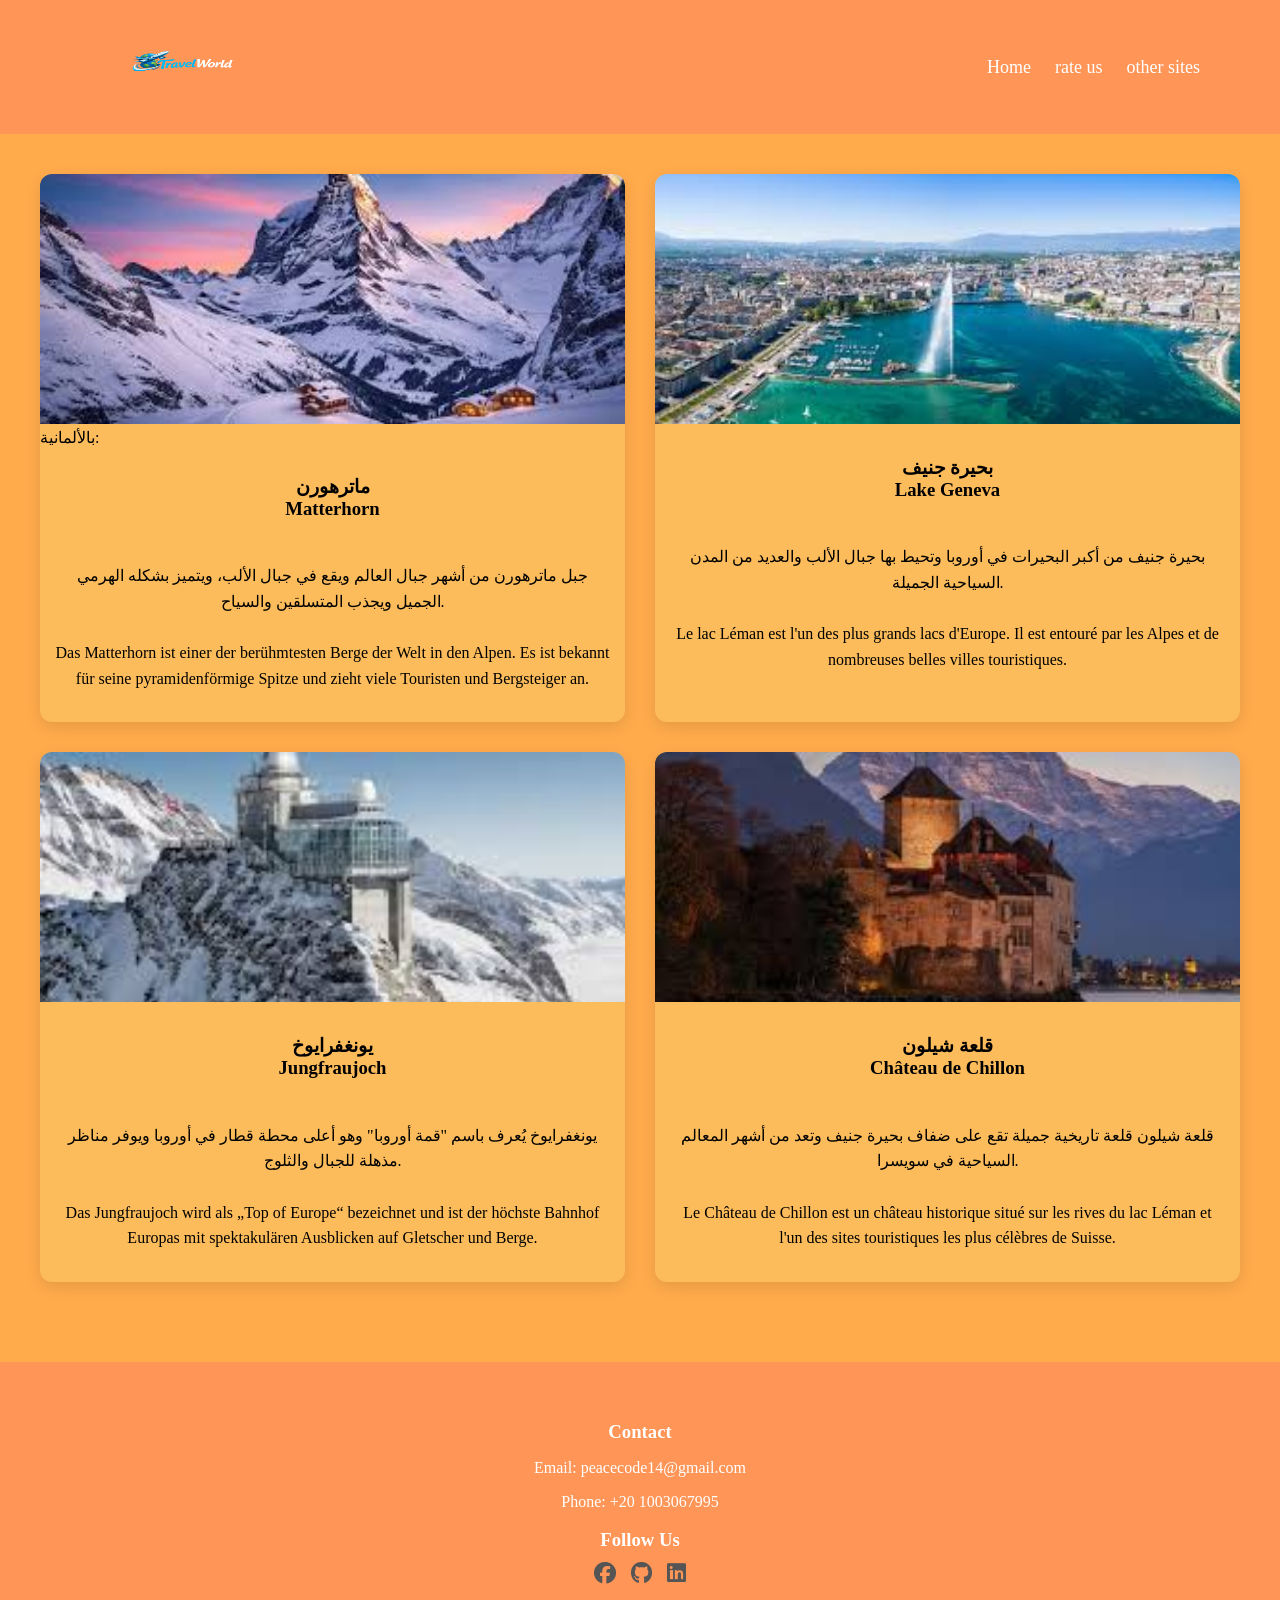
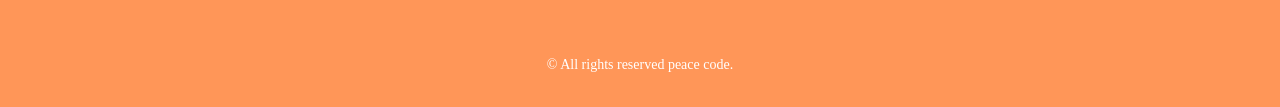
<file: index.html>
<!DOCTYPE html>
<html lang="ar">

<head>

<meta charset="UTF-8">
<meta name="viewport" content="width=device-width, initial-scale=1.0">

<title>Country Tourism</title>

<link rel="stylesheet" href="style1.css">
<link rel="stylesheet" href="https://cdnjs.cloudflare.com/ajax/libs/font-awesome/6.5.0/css/all.min.css">
</head>





<body>

  <nav class="navbar">
<div class="logo">
<img class="star" src="flight.png" alt="TravelWorld Logo">
</div>

<ul class="menu">
<div class="nav-links">

<a href="https://peacecode14-alt.github.io/travel-world/" class="back">Home</a>
<a href="https://peacecode14-alt.github.io/japan/rate-us.html" class="active">rate us</a>
<a href="https://peacecode14-alt.github.io/japan/other-sites.html" class="active">other sites</a>
</ul>
</div>

</nav>


<section class="places">

<div class="place">

<img src="sw11.jpg">


بالألمانية:

<h3>
ماترهورن
<br>
Matterhorn

</h3>

<p>

جبل ماترهورن من أشهر جبال العالم ويقع في جبال الألب، ويتميز بشكله الهرمي الجميل ويجذب المتسلقين والسياح.

<br><br>
Das Matterhorn ist einer der berühmtesten Berge der Welt in den Alpen. Es ist bekannt für seine pyramidenförmige Spitze und zieht viele Touristen und Bergsteiger an.



</p>

</div>


<div class="place">

<img src="sw2.jpg">



<h3>
بحيرة جنيف
<br>
Lake Geneva
</h3>

<p>
بحيرة جنيف من أكبر البحيرات في أوروبا وتحيط بها جبال الألب والعديد من المدن السياحية الجميلة.
<br><br>
Le lac Léman est l'un des plus grands lacs d'Europe. Il est entouré par les Alpes et de nombreuses belles villes touristiques.
</p>

</div>


<div class="place">

<img src="sw3.jpg">







<h3>
يونغفرايوخ
<br>
Jungfraujoch
</h3>

<p>
يونغفرايوخ يُعرف باسم "قمة أوروبا" وهو أعلى محطة قطار في أوروبا ويوفر مناظر مذهلة للجبال والثلوج.
<br><br>
Das Jungfraujoch wird als „Top of Europe“ bezeichnet und ist der höchste Bahnhof Europas mit spektakulären Ausblicken auf Gletscher und Berge.

</p>

</div>


<div class="place">

<img src="sw4.jpg">



<h3>
قلعة شيلون  
<br>
Château de Chillon
</h3>

<p>قلعة شيلون قلعة تاريخية جميلة تقع على ضفاف بحيرة جنيف وتعد من أشهر المعالم السياحية في سويسرا.

<br><br>
Le Château de Chillon est un château historique situé sur les rives du lac Léman et l'un des sites touristiques les plus célèbres de Suisse.

</p>

</div>

</section>
 <footer class="site-footer">







<div class="footer-content">

<div class="footer-section social">
<div class="footer-section">

<h3>Contact</h3>
<p>Email: peacecode14@gmail.com</p>
<p>Phone: +20 1003067995</p>

</div>
<h3>Follow Us</h3>
<div class="social-links">
         <a href="https://web.facebook.com/profile.php?id=61561774513017&locale=ar_AR" target="_blank">
          <i class="fa-brands fa-facebook"></i>
        </a>

        <a href="https://github.com/peacecode14-alt" target="_blank">
          <i class="fa-brands fa-github"></i>
        </a>
        <a
          href="https://www.linkedin.com/in/ahmed-emad-367192395/"
          target="_blank"
        >
          <i class="fa-brands fa-linkedin"></i>
        </a>
      </div>
</div>

</div>







<div class="footer-bottom">
<p>© All rights reserved peace code.</p>
</div>

</footer>
</body>
</html>
</file>
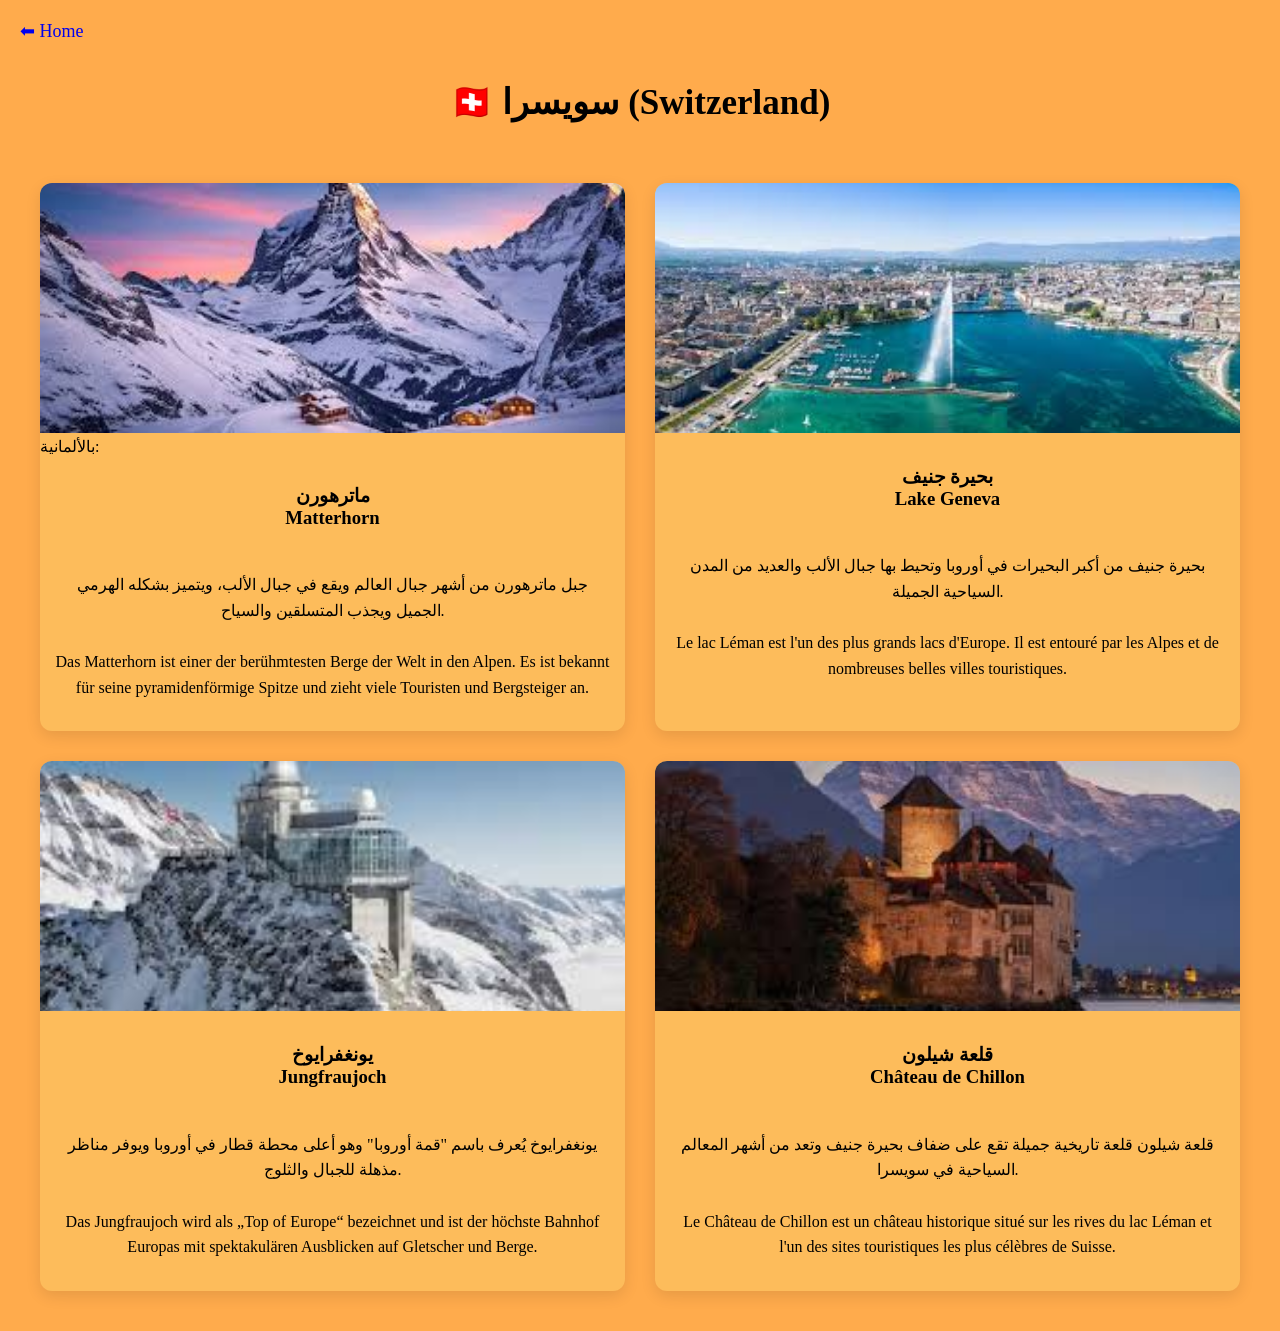
<file: switzerland.html>
<!DOCTYPE html>
<html lang="ar">

<head>

<meta charset="UTF-8">
<meta name="viewport" content="width=device-width, initial-scale=1.0">

<title>Country Tourism</title>

<link rel="stylesheet" href="style1.css">

</head>





<body>

<header>

<a href="https://peacecode14-alt.github.io/travel-world/" class="back">⬅ Home</a>

<h1 class="country-title">🇨🇭 سويسرا (Switzerland)</h1>

</header>


<section class="places">

<div class="place">

<img src="sw11.jpg">


بالألمانية:

<h3>
ماترهورن
<br>
Matterhorn

</h3>

<p>

جبل ماترهورن من أشهر جبال العالم ويقع في جبال الألب، ويتميز بشكله الهرمي الجميل ويجذب المتسلقين والسياح.

<br><br>
Das Matterhorn ist einer der berühmtesten Berge der Welt in den Alpen. Es ist bekannt für seine pyramidenförmige Spitze und zieht viele Touristen und Bergsteiger an.



</p>

</div>


<div class="place">

<img src="sw2.jpg">



<h3>
بحيرة جنيف
<br>
Lake Geneva
</h3>

<p>
بحيرة جنيف من أكبر البحيرات في أوروبا وتحيط بها جبال الألب والعديد من المدن السياحية الجميلة.
<br><br>
Le lac Léman est l'un des plus grands lacs d'Europe. Il est entouré par les Alpes et de nombreuses belles villes touristiques.
</p>

</div>


<div class="place">

<img src="sw3.jpg">







<h3>
يونغفرايوخ
<br>
Jungfraujoch
</h3>

<p>
يونغفرايوخ يُعرف باسم "قمة أوروبا" وهو أعلى محطة قطار في أوروبا ويوفر مناظر مذهلة للجبال والثلوج.
<br><br>
Das Jungfraujoch wird als „Top of Europe“ bezeichnet und ist der höchste Bahnhof Europas mit spektakulären Ausblicken auf Gletscher und Berge.

</p>

</div>


<div class="place">

<img src="sw4.jpg">



<h3>
قلعة شيلون  
<br>
Château de Chillon
</h3>

<p>قلعة شيلون قلعة تاريخية جميلة تقع على ضفاف بحيرة جنيف وتعد من أشهر المعالم السياحية في سويسرا.

<br><br>
Le Château de Chillon est un château historique situé sur les rives du lac Léman et l'un des sites touristiques les plus célèbres de Suisse.

</p>

</div>

</section>

</body>
</html>
</file>
<file: style1.css>
body {
    background: #ffab4c;
    margin: 0;
    padding: 0;
}

.navbar {
    padding: 60px;
    display: flex;
    justify-content: space-between;
    align-items: center;
    padding: 20px 60px;
    background: #ff9658;
    color: white;
    margin-top: 0px;
    z-index: 1000;
    max-height: 150px;
    margin-left: auto;
}

nav a {
    margin-right: 20px;
    text-decoration: none;
    color: white;
    font-size: 18px;
    transition: .3s;

}

nav a:hover {
    color: #38bdf8;
}

.logo img {
    height: 90px;
    width: 200px;
    margin-left: 30px;
    border: none;
    border-radius: 50px;
}


.starlogo img {
    width: 45px;
    margin-left: auto;
    height: 90px;
    height: 110px;
    border: none;
    border-radius: 50px;
    margin-right: 100px;

}







.country-title {

    text-align: center;
    margin: 20px;
    font-size: 35px;

}

.back {

    text-decoration: none;
    margin: 20px;
    display: inline-block;
    font-size: 18px;

}

.places {

    display: grid;
    grid-template-columns: repeat(2, 1fr);
    gap: 30px;
    padding: 40px;

}

.place {

    background: rgb(253, 188, 91);
    border-radius: 12px;
    overflow: hidden;
    box-shadow: 0 5px 15px rgba(0, 0, 0, 0.1);
    transition: .4s;

}

.place img {

    width: 100%;
    height: 250px;
    object-fit: cover;
    transition: .4s;

}

.place:hover img {

    transform: scale(1.1);

}

.place h3 {

    text-align: center;
    padding: 10px;

}

.place p {

    padding: 15px;
    line-height: 1.6;
    text-align: center;
}

.site-footer {
    background: #ff9658;
    backdrop-filter: blur(8px);
    color: white;
    padding: 40px 20px 20px 20px;
    margin-top: 40px;
}

.footer-content {
    display: flex;
    justify-content: center;
    flex-wrap: wrap;

}

.footer-section {
    min-width: 200px;
    text-align: center;
}

.footer-section h3 {
    margin-bottom: 10px;
}


.footer-section a:hover {
    color: #66c0f4;
}

.footer-bottom {
    text-align: center;
    border-top: 1px solid #ff9658;
    padding-top: 15px;
    margin-top: 20px;
    font-size: 14px;
}


.social-links {
    display: flex;
    justify-content: center;
    gap: 15px;
    margin-bottom: 20px;
}

.social-links a {
    font-size: 22px;
    color: #555;
    transition: 0.3s;
}

.social-links a:hover {
    color: #2196f3;
    transform: scale(1.2);
}

.copy {
    margin-top: 25px;
    opacity: 0.6;
    text-align: center;
}

@media(max-width:700px) {
    header {
        flex-direction: column;
        padding: 15px 30px;
    }
  

   

     nav {
        display: flex;
        justify-content: center;
        margin-top: 10px;
        flex-direction: column;
        text-align: center;
    }

    nav a {
        text-decoration: none;
        color: white;
        font-size: 18px;
       
         text-align: center;
   
    }
   
}
</file>
